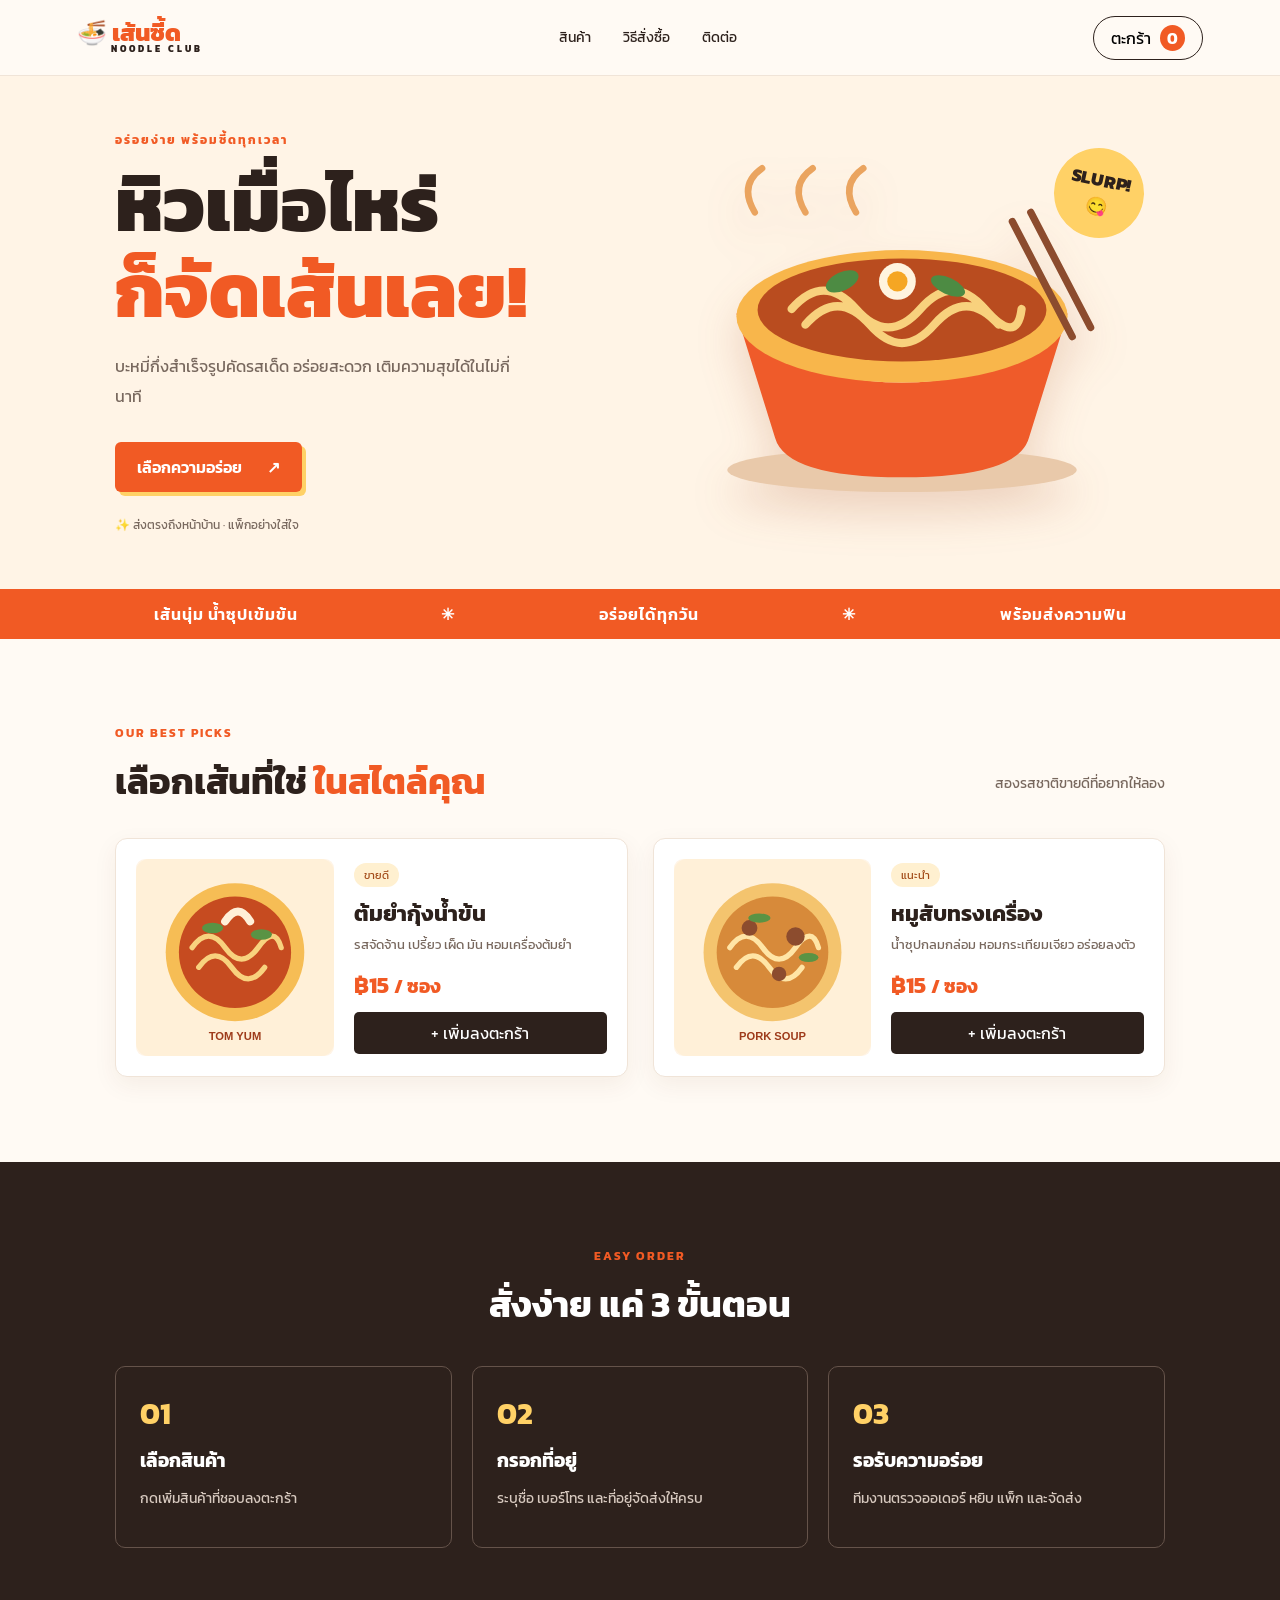
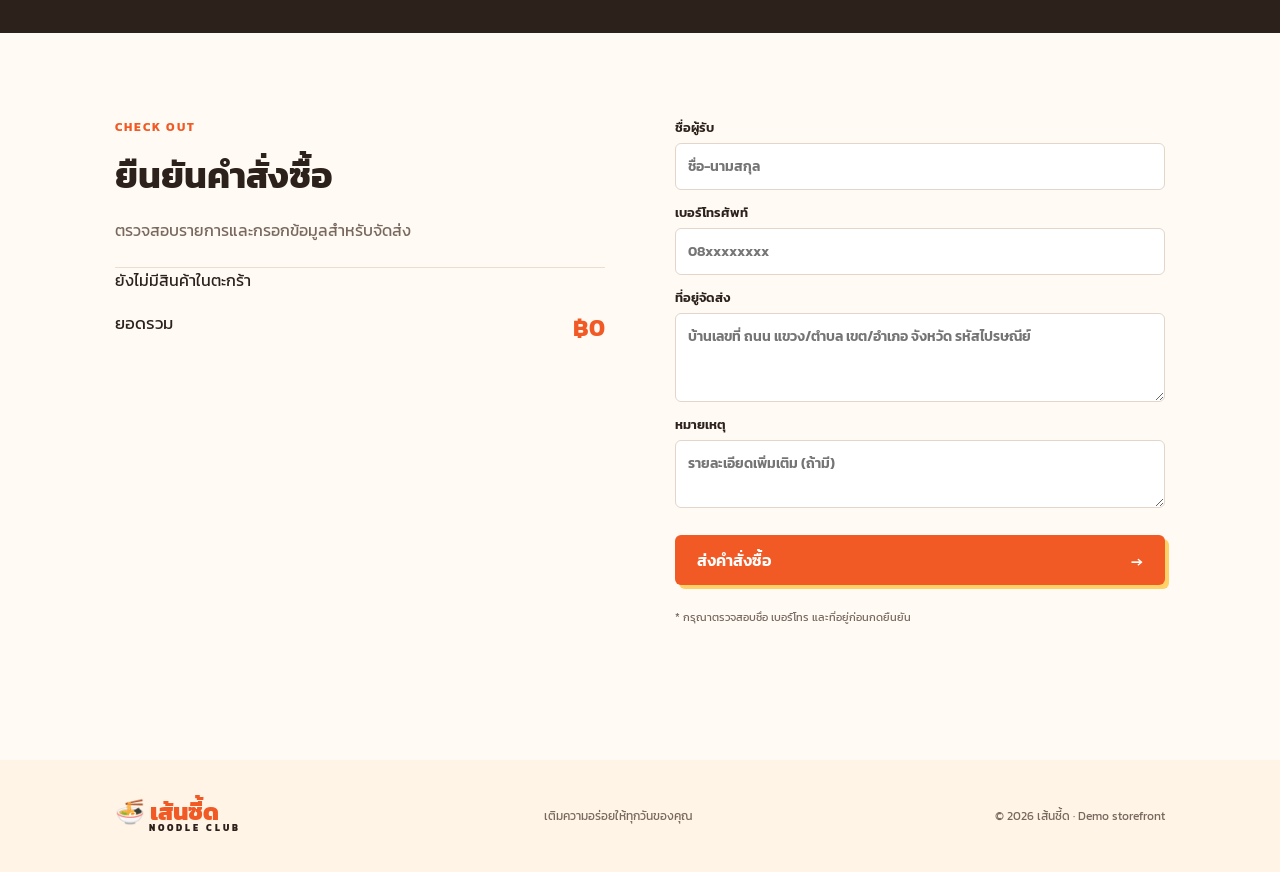
<file: index.html>
<!doctype html>
<html lang="th"><head><meta charset="utf-8"><meta name="viewport" content="width=device-width,initial-scale=1"><meta name="theme-color" content="#fff4e6"><title>เส้นซี้ด | บะหมี่กึ่งสำเร็จรูป</title><link rel="stylesheet" href="style.css"></head>
<body><header class="top"><a class="brand" href="#">🍜 เส้นซี้ด<span>NOODLE CLUB</span></a><nav><a href="#products">สินค้า</a><a href="#how">วิธีสั่งซื้อ</a><a href="#contact">ติดต่อ</a></nav><button class="cart-button" id="cartJump">ตะกร้า <b id="cartCount">0</b></button></header>
<main><section class="hero"><div class="hero-copy"><p class="eyebrow">อร่อยง่าย พร้อมซี้ดทุกเวลา</p><h1>หิวเมื่อไหร่<br><em>ก็จัดเส้นเลย!</em></h1><p>บะหมี่กึ่งสำเร็จรูปคัดรสเด็ด อร่อยสะดวก เติมความสุขได้ในไม่กี่นาที</p><a class="cta" href="#products">เลือกความอร่อย <span>↗</span></a><div class="hero-note">✨ ส่งตรงถึงหน้าบ้าน · แพ็กอย่างใส่ใจ</div></div><div class="hero-art"><div class="burst">SLURP!<br>😋</div><img src="assets/hero-noodles.svg" alt="ชามบะหมี่ร้อนๆ"></div></section>
<section class="ticker"><span>เส้นนุ่ม น้ำซุปเข้มข้น</span><span>✳</span><span>อร่อยได้ทุกวัน</span><span>✳</span><span>พร้อมส่งความฟิน</span></section>
<section class="products section" id="products"><div class="section-head"><div><p class="eyebrow">OUR BEST PICKS</p><h2>เลือกเส้นที่ใช่ <em>ในสไตล์คุณ</em></h2></div><p>สองรสชาติขายดีที่อยากให้ลอง</p></div><div class="product-grid" id="productGrid"></div></section>
<section class="how section" id="how"><p class="eyebrow">EASY ORDER</p><h2>สั่งง่าย แค่ 3 ขั้นตอน</h2><div class="steps"><article><b>01</b><h3>เลือกสินค้า</h3><p>กดเพิ่มสินค้าที่ชอบลงตะกร้า</p></article><article><b>02</b><h3>กรอกที่อยู่</h3><p>ระบุชื่อ เบอร์โทร และที่อยู่จัดส่งให้ครบ</p></article><article><b>03</b><h3>รอรับความอร่อย</h3><p>ทีมงานตรวจออเดอร์ หยิบ แพ็ก และจัดส่ง</p></article></div></section>
<section class="checkout section" id="checkout"><div><p class="eyebrow">CHECK OUT</p><h2>ยืนยันคำสั่งซื้อ</h2><p>ตรวจสอบรายการและกรอกข้อมูลสำหรับจัดส่ง</p><div id="cartLines" class="cart-lines">ยังไม่มีสินค้าในตะกร้า</div><div class="total">ยอดรวม <strong id="total">฿0</strong></div></div><form id="orderForm"><label>ชื่อผู้รับ<input name="customerName" required placeholder="ชื่อ-นามสกุล"></label><label>เบอร์โทรศัพท์<input name="phone" required inputmode="tel" pattern="[0-9+() -]{9,16}" placeholder="08xxxxxxxx"></label><label>ที่อยู่จัดส่ง<textarea name="address" required rows="3" placeholder="บ้านเลขที่ ถนน แขวง/ตำบล เขต/อำเภอ จังหวัด รหัสไปรษณีย์"></textarea></label><label>หมายเหตุ<textarea name="note" rows="2" placeholder="รายละเอียดเพิ่มเติม (ถ้ามี)"></textarea></label><button class="cta submit" type="submit">ส่งคำสั่งซื้อ <span>→</span></button><p class="fine">* กรุณาตรวจสอบชื่อ เบอร์โทร และที่อยู่ก่อนกดยืนยัน</p><p id="formMessage" role="status"></p></form></section></main>
<footer id="contact"><div class="brand">🍜 เส้นซี้ด<span>NOODLE CLUB</span></div><p>เติมความอร่อยให้ทุกวันของคุณ</p><small>© 2026 เส้นซี้ด · Demo storefront</small></footer><script src="app.js"></script></body></html>
</file>
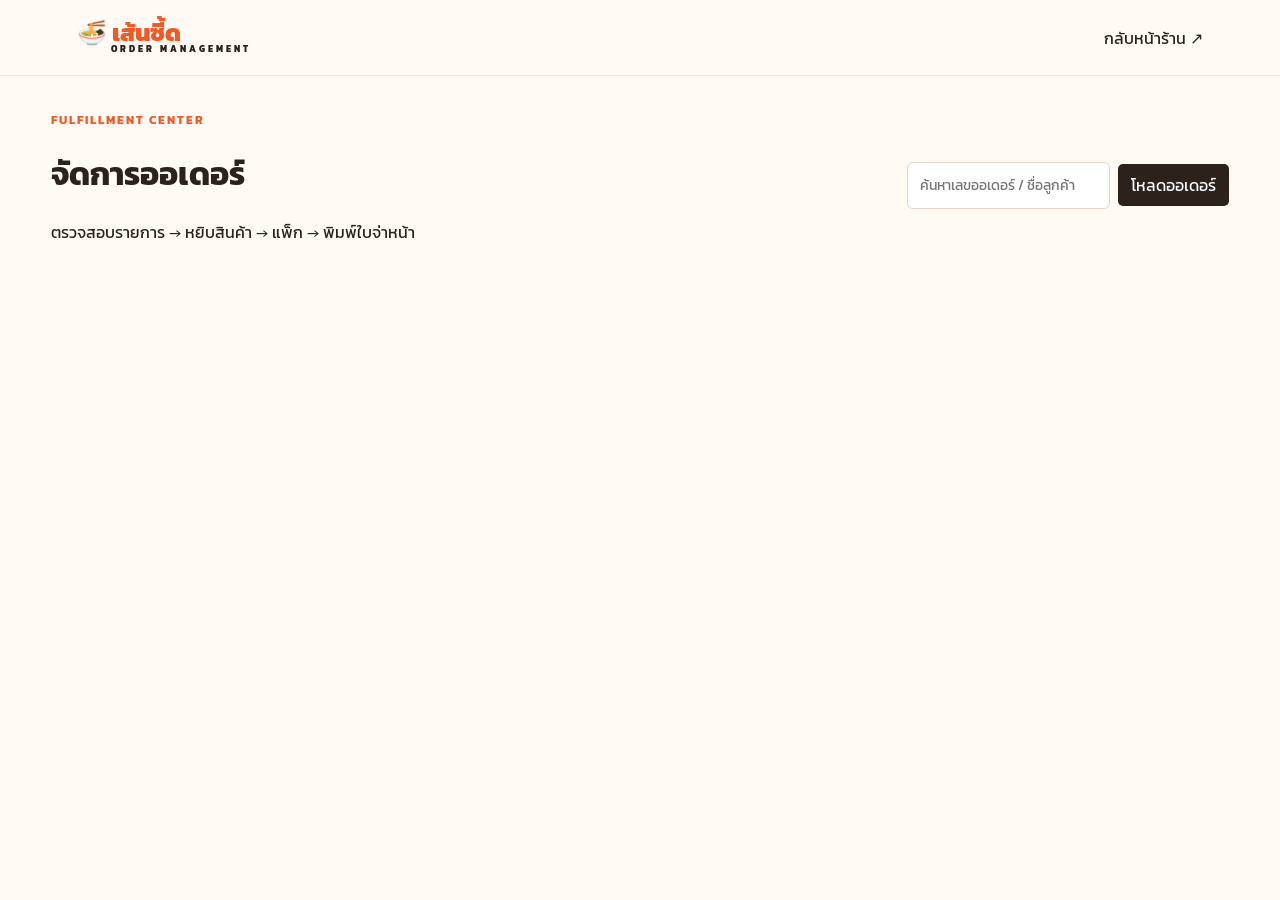
<file: admin.html>
<!doctype html><html lang="th"><head><meta charset="utf-8"><meta name="viewport" content="width=device-width,initial-scale=1"><title>จัดการออเดอร์ | เส้นซี้ด</title><link rel="stylesheet" href="style.css"><style>.admin{padding:35px max(4vw,18px)}.admin-head{display:flex;justify-content:space-between;align-items:center;gap:15px;flex-wrap:wrap}.orders{display:grid;gap:15px;margin-top:25px}.order{background:white;border:1px solid #eaded3;border-radius:10px;padding:20px}.order-top{display:flex;justify-content:space-between;gap:10px;flex-wrap:wrap}.order h3{margin:0}.order p{margin:5px 0;color:#65564e;font-size:13px}.order-items{background:#fff5e9;padding:12px;margin:12px 0;border-radius:7px;font-size:13px}.order-actions{display:flex;gap:8px;align-items:center;flex-wrap:wrap}.order-actions select,.order-actions input{width:auto;margin:0}.admin button{padding:9px 13px;border:0;border-radius:5px;background:#2d211c;color:white}.print{background:#f15a24!important}.status{color:#f15a24;font-weight:700}@media print{.top,.admin-head,.order-actions,.no-print{display:none!important}.order{break-inside:avoid;border:1px solid #999}.admin{padding:0}}</style></head><body><header class="top"><a class="brand" href="index.html">🍜 เส้นซี้ด<span>ORDER MANAGEMENT</span></a><a href="index.html">กลับหน้าร้าน ↗</a></header><main class="admin"><div class="admin-head"><div><p class="eyebrow">FULFILLMENT CENTER</p><h1>จัดการออเดอร์</h1><p>ตรวจสอบรายการ → หยิบสินค้า → แพ็ก → พิมพ์ใบจ่าหน้า</p></div><div class="order-actions no-print"><input id="search" placeholder="ค้นหาเลขออเดอร์ / ชื่อลูกค้า"><button id="reload">โหลดออเดอร์</button></div></div><div id="adminMessage"></div><div id="orders" class="orders"></div></main><script src="admin.js"></script></body></html>
</file>
<file: style.css>
@import url('https://fonts.googleapis.com/css2?family=Kanit:wght@300;400;500;600;700;800&display=swap');
:root{--ink:#2d211c;--orange:#f15a24;--yellow:#ffd166;--cream:#fff4e6;--muted:#78685e}*{box-sizing:border-box}html{scroll-behavior:smooth}body{margin:0;background:#fffaf4;color:var(--ink);font-family:'Kanit',sans-serif}a{color:inherit;text-decoration:none}.top{height:76px;padding:0 max(6vw,24px);display:flex;align-items:center;justify-content:space-between;background:#fffaf4;position:sticky;top:0;z-index:5;border-bottom:1px solid #f0e4d8}.brand{font-size:24px;font-weight:800;line-height:1;color:var(--orange)}.brand span{display:block;font-size:9px;letter-spacing:3px;color:var(--ink);margin-left:34px}.top nav{display:flex;gap:32px;font-size:14px}.top nav a:hover{color:var(--orange)}button{font:inherit;cursor:pointer}.cart-button{border:1px solid var(--ink);background:transparent;border-radius:30px;padding:9px 17px}.cart-button b{background:var(--orange);color:white;border-radius:50%;padding:1px 7px;margin-left:5px}.hero{min-height:510px;background:var(--cream);display:grid;grid-template-columns:1fr 1fr;align-items:center;padding:55px max(9vw,28px);overflow:hidden}.hero-copy{max-width:520px}.eyebrow{color:var(--orange);font-size:12px;font-weight:700;letter-spacing:2px;margin:0 0 12px}.hero h1{font-size:clamp(48px,6vw,78px);line-height:1.12;margin:0 0 18px;font-weight:800}.hero h1 em,h2 em{font-style:normal;color:var(--orange)}.hero-copy>p:not(.eyebrow){color:var(--muted);max-width:400px;line-height:1.9}.cta{display:inline-flex;align-items:center;gap:25px;background:var(--orange);color:white;padding:13px 22px;border-radius:6px;font-weight:600;border:0;margin-top:14px;box-shadow:4px 4px 0 var(--yellow);transition:.2s}.cta:hover{transform:translateY(-3px)}.hero-note{font-size:12px;color:var(--muted);margin-top:24px}.hero-art{position:relative;display:flex;justify-content:center}.hero-art img{width:min(100%,460px);filter:drop-shadow(0 22px 20px #a64d2230)}.burst{position:absolute;z-index:1;right:4%;top:0;background:var(--yellow);width:90px;height:90px;border-radius:50%;display:grid;place-content:center;text-align:center;font-weight:800;transform:rotate(12deg);font-size:18px}.ticker{background:var(--orange);color:white;display:flex;justify-content:space-evenly;padding:13px 10px;font-weight:600;letter-spacing:1px}.section{padding:85px max(9vw,28px)}.section-head{display:flex;justify-content:space-between;align-items:end;margin-bottom:30px}.section h2{font-size:36px;margin:0}.section-head>p{color:var(--muted);font-size:14px}.product-grid{display:grid;grid-template-columns:repeat(2,minmax(0,1fr));gap:25px}.product{background:white;border:1px solid #f0e4d8;border-radius:12px;padding:20px;display:grid;grid-template-columns:42% 1fr;gap:20px;align-items:center;box-shadow:0 8px 24px #5c2b1110}.product img{width:100%;background:var(--cream);border-radius:9px}.tag{display:inline-block;background:#fff0d0;color:#a34b18;padding:4px 10px;border-radius:30px;font-size:11px}.product h3{font-size:22px;margin:10px 0 4px}.product p{font-size:13px;color:var(--muted);line-height:1.7;margin:0 0 12px}.price{font-size:23px;font-weight:700;color:var(--orange)}.add{display:block;border:0;background:var(--ink);color:white;border-radius:5px;padding:9px 14px;margin-top:10px;width:100%}.add:hover{background:var(--orange)}.how{background:#2d211c;color:white;text-align:center}.how h2{margin-bottom:35px}.steps{display:grid;grid-template-columns:repeat(3,1fr);gap:20px;text-align:left}.steps article{border:1px solid #65534a;border-radius:10px;padding:24px}.steps b{color:var(--yellow);font-size:30px}.steps h3{margin:10px 0}.steps p{color:#d7c9bf;font-size:14px}.checkout{display:grid;grid-template-columns:1fr 1fr;gap:70px}.checkout>div>p:not(.eyebrow){color:var(--muted)}form{display:grid;gap:13px}label{font-size:13px;font-weight:600}input,textarea{display:block;width:100%;margin-top:6px;padding:12px;border:1px solid #e3d5c9;border-radius:6px;background:white;font:inherit;font-size:14px;color:var(--ink)}input:focus,textarea:focus{outline:2px solid #f7b49b;border-color:var(--orange)}.cart-lines{margin-top:25px;border-top:1px solid #eaded3}.cart-line{display:flex;justify-content:space-between;align-items:center;padding:13px 0;border-bottom:1px solid #eaded3;font-size:14px}.qty{display:flex;align-items:center;gap:9px}.qty button{border:1px solid #ddcfc3;background:white;border-radius:50%;width:25px;height:25px}.total{display:flex;justify-content:space-between;padding:18px 0;font-size:17px}.total strong{font-size:24px;color:var(--orange)}.submit{width:100%;justify-content:space-between}.fine{font-size:11px;color:var(--muted)}#formMessage{font-size:13px;color:#187447}footer{background:var(--cream);padding:35px max(9vw,28px);display:flex;align-items:center;justify-content:space-between;gap:15px;flex-wrap:wrap}footer p,footer small{font-size:12px;color:var(--muted)}@media(max-width:760px){.top{padding:0 18px}.top nav{display:none}.hero{grid-template-columns:1fr;padding:45px 26px}.hero-art{margin-top:25px}.hero-art img{max-width:330px}.section{padding:60px 22px}.section-head{display:block}.product-grid{grid-template-columns:1fr}.product{grid-template-columns:38% 1fr;padding:14px;gap:14px}.product h3{font-size:18px}.steps{grid-template-columns:1fr}.checkout{grid-template-columns:1fr;gap:30px}.ticker{font-size:12px}.section h2{font-size:30px}}
</file>
